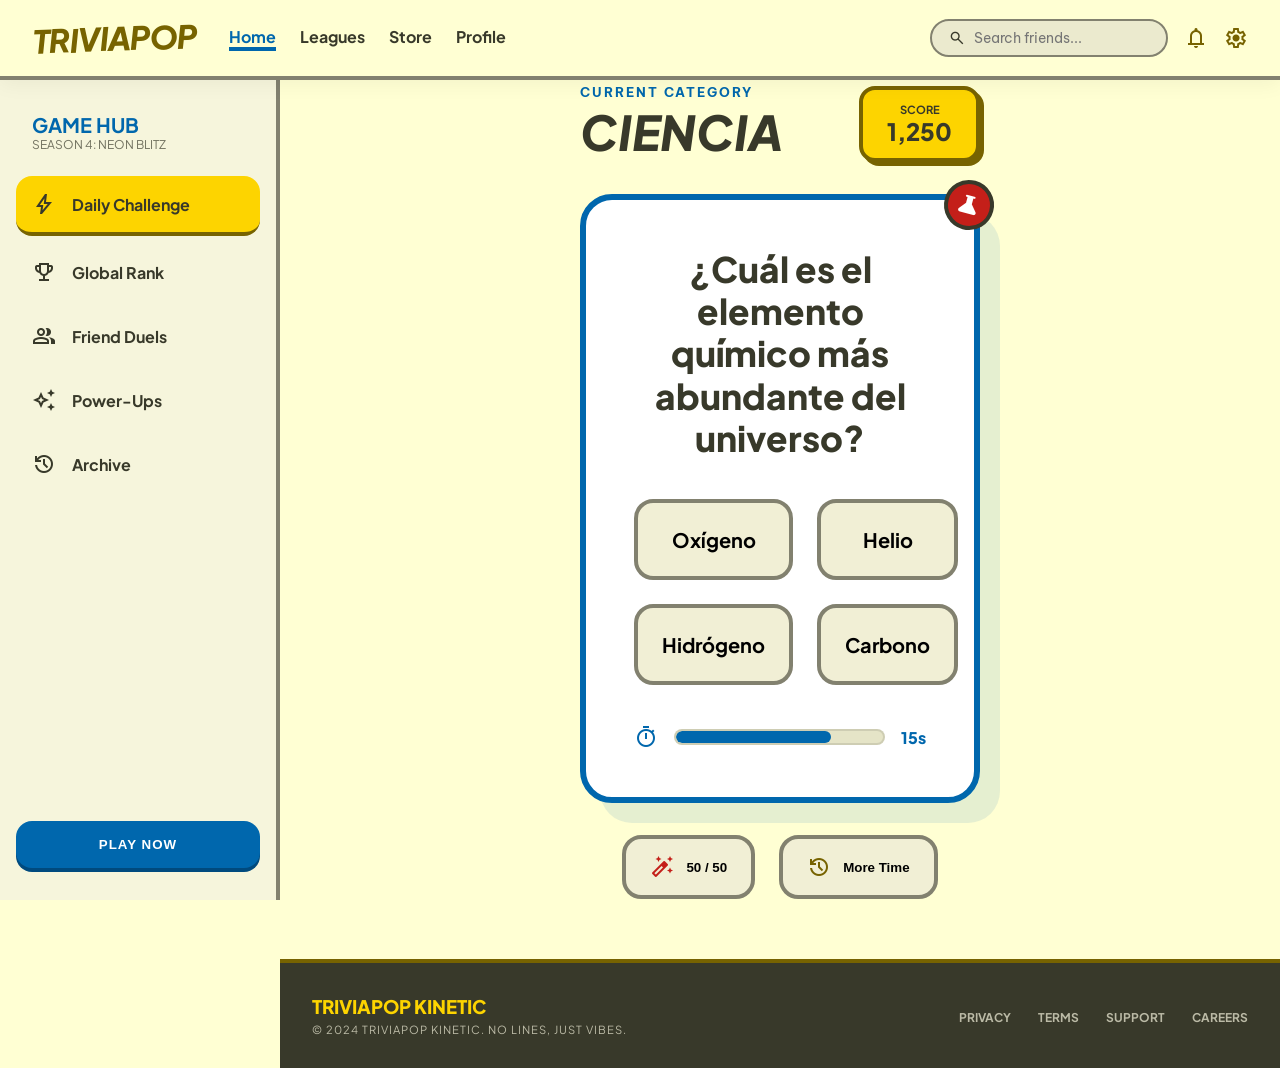
<file: puro.html>
<!DOCTYPE html>
<html lang="en">

<head>
    <meta charset="UTF-8">
    <meta name="viewport" content="width=device-width, initial-scale=1.0">
    <title>Document</title>
</head>

<body>

    <!DOCTYPE html>

    <html lang="es">

    <head>
        <meta charset="utf-8" />
        <meta content="width=device-width, initial-scale=1.0" name="viewport" />
        <title>TRIVIAPOP - Neon Blitz</title>
        <!-- Google Fonts for Typography -->
        <link
            href="https://fonts.googleapis.com/css2?family=Plus+Jakarta+Sans:wght@400;700;800&amp;family=Be+Vietnam+Pro:wght@400;700&amp;display=swap"
            rel="stylesheet" />
        <!-- Material Symbols for Icons -->
        <link
            href="https://fonts.googleapis.com/css2?family=Material+Symbols+Outlined:wght,FILL@100..700,0..1&amp;display=swap"
            rel="stylesheet" />
        <style>
            /* CSS VARIABLES: Theme Colors and Tokens */
            :root {
                --bg-main: #ffffd3;
                --bg-sidebar: #f6f5dc;
                --bg-card: #ffffff;
                --primary: #776300;
                --secondary: #0067ad;
                --tertiary: #c41f19;
                --accent-yellow: #fdd400;
                --text-main: #38392a;
                --border-color: #82816f;
                --correct-green: #4caf50;
                --incorrect-red: #f44336;
                --font-headline: 'Plus Jakarta Sans', sans-serif;
                --font-label: 'Be Vietnam Pro', sans-serif;
            }

            /* RESET & BASE STYLES */
            * {
                box-sizing: border-box;
                margin: 0;
                padding: 0;
            }

            body {
                background-color: var(--bg-main);
                color: var(--text-main);
                font-family: var(--font-headline);
                min-height: 100vh;
                display: flex;
                flex-direction: column;
                overflow-x: hidden;
            }

            /* LAYOUT: Top Navigation Bar */
            .navbar {
                position: fixed;
                top: 0;
                width: 100%;
                height: 80px;
                background: var(--bg-main);
                border-bottom: 4px solid var(--border-color);
                display: flex;
                justify-content: space-between;
                align-items: center;
                padding: 0 2rem;
                z-index: 100;
                box-shadow: 0 4px 20px rgba(0, 0, 0, 0.05);
            }

            .logo {
                font-size: 2rem;
                font-weight: 900;
                color: var(--primary);
                font-style: italic;
                letter-spacing: -1px;
                transform: rotate(-2deg);
            }

            .nav-links {
                display: flex;
                gap: 1.5rem;
                margin-left: 2rem;
            }

            .nav-links a {
                text-decoration: none;
                font-weight: 700;
                color: var(--text-main);
                transition: color 0.2s;
            }

            .nav-links a.active {
                color: var(--secondary);
                border-bottom: 4px solid var(--secondary);
            }

            .nav-actions {
                display: flex;
                align-items: center;
                gap: 1rem;
            }

            .search-bar {
                background: #ebeace;
                border: 2px solid var(--border-color);
                border-radius: 999px;
                padding: 0.5rem 1rem;
                display: flex;
                align-items: center;
                gap: 0.5rem;
            }

            .search-bar input {
                background: transparent;
                border: none;
                outline: none;
                font-family: var(--font-label);
                font-size: 0.875rem;
            }

            /* LAYOUT: Sidebar */
            .sidebar {
                position: fixed;
                left: 0;
                top: 80px;
                width: 280px;
                height: calc(100vh - 80px);
                background: var(--bg-sidebar);
                border-right: 4px solid var(--border-color);
                padding: 2rem 1rem;
                display: flex;
                flex-direction: column;
                gap: 0.5rem;
                z-index: 90;
            }

            .sidebar-header {
                padding: 0 1rem 1rem;
            }

            .sidebar-header h2 {
                color: var(--secondary);
                font-size: 1.25rem;
            }

            .sidebar-header p {
                font-size: 0.75rem;
                text-transform: uppercase;
                opacity: 0.7;
            }

            .side-btn {
                display: flex;
                align-items: center;
                padding: 1rem;
                text-decoration: none;
                color: var(--text-main);
                font-weight: 700;
                border-radius: 1rem;
                transition: transform 0.2s, background 0.2s;
            }

            .side-btn:hover {
                background: var(--bg-main);
                transform: translateX(8px);
            }

            .side-btn.highlight {
                background: var(--accent-yellow);
                border-bottom: 4px solid var(--primary);
            }

            .side-btn .material-symbols-outlined {
                margin-right: 1rem;
            }

            .play-now-btn {
                margin-top: auto;
                background: var(--secondary);
                color: white;
                border: none;
                padding: 1rem;
                border-radius: 1rem;
                font-weight: 900;
                letter-spacing: 1px;
                cursor: pointer;
                box-shadow: 0 4px 0 #004a7e;
                transition: transform 0.1s, box-shadow 0.1s;
            }

            .play-now-btn:active {
                transform: translateY(4px);
                box-shadow: none;
            }

            /* LAYOUT: Main Content Area */
            .main-canvas {
                margin-left: 280px;
                padding-top: 80px;
                flex: 1;
                display: flex;
                flex-direction: column;
                align-items: center;
                justify-content: center;
                min-height: 100vh;
                padding-bottom: 60px;
                /* footer space */
            }

            /* HEADER STATS: Category and Score */
            .game-stats {
                width: 40%;
                display: flex;
                justify-content: space-between;
                align-items: flex-end;
                margin-bottom: 2rem;
            }

            .category-info h1 {
                font-size: 3rem;
                font-weight: 900;
                font-style: italic;
                text-transform: uppercase;
            }

            .category-info span {
                font-family: var(--font-label);
                font-size: 0.8rem;
                font-weight: 700;
                letter-spacing: 2px;
                color: var(--secondary);
            }

            .score-pill {
                background: var(--accent-yellow);
                border: 4px solid var(--primary);
                padding: 0.75rem 1.5rem;
                border-radius: 1rem;
                text-align: center;
                box-shadow: 4px 4px 0 var(--primary);
            }

            .score-pill span:first-child {
                display: block;
                font-size: 0.7rem;
                font-weight: 700;
            }

            .score-pill span:last-child {
                font-size: 1.5rem;
                font-weight: 900;
            }

            /* CENTRAL TRIVIA CARD */
            .trivia-card {
                width: 40%;
                background: var(--bg-card);
                border: 6px solid var(--secondary);
                border-radius: 2rem;
                padding: 3rem;
                position: relative;
                box-shadow: 20px 20px 0 rgba(0, 103, 173, 0.1);
                text-align: center;
            }

            .decorative-icon {
                position: absolute;
                top: -20px;
                right: -20px;
                background: var(--tertiary);
                color: white;
                width: 50px;
                height: 50px;
                border-radius: 50%;
                border: 4px solid var(--text-main);
                display: flex;
                align-items: center;
                justify-content: center;
                transform: rotate(15deg);
            }

            .question-text {
                font-size: 2.2rem;
                font-weight: 800;
                margin-bottom: 2.5rem;
                line-height: 1.2;
            }

            /* ANSWER GRID */
            .answers-grid {
                display: grid;
                grid-template-columns: 1fr 1fr;
                gap: 1.5rem;
            }

            .answer-btn {
                background: #f1efd5;
                border: 4px solid var(--border-color);
                border-radius: 1.2rem;
                padding: 1.5rem;
                font-size: 1.25rem;
                font-weight: 700;
                cursor: pointer;
                transition: all 0.3s cubic-bezier(0.175, 0.885, 0.32, 1.275);
                font-family: var(--font-headline);
            }

            .answer-btn:hover {
                transform: scale(1.05);
                border-color: var(--secondary);
                background: #b3d4ff;
                box-shadow: 0 10px 20px rgba(0, 103, 173, 0.2);
            }

            /* Interaction States */
            .answer-btn.correct {
                background-color: var(--correct-green) !important;
                color: white;
                border-color: #2e7d32;
            }

            .answer-btn.incorrect {
                background-color: var(--incorrect-red) !important;
                color: white;
                border-color: #c62828;
                animation: shake 0.4s ease-in-out;
            }

            @keyframes shake {

                0%,
                100% {
                    transform: translateX(0);
                }

                25% {
                    transform: translateX(-10px);
                }

                50% {
                    transform: translateX(10px);
                }

                75% {
                    transform: translateX(-10px);
                }
            }

            /* PROGRESS TIMER */
            .timer-container {
                margin-top: 2.5rem;
                display: flex;
                align-items: center;
                gap: 1rem;
            }

            .progress-bar {
                flex: 1;
                height: 16px;
                background: #e5e4c7;
                border-radius: 99px;
                border: 2px solid rgba(0, 0, 0, 0.1);
                overflow: hidden;
            }

            .progress-fill {
                width: 75%;
                height: 100%;
                background: var(--secondary);
                border-radius: 99px;
            }

            .timer-val {
                font-weight: 900;
                color: var(--secondary);
            }

            /* BOTTOM POWER-UPS */
            .power-ups {
                margin-top: 2rem;
                display: flex;
                gap: 1.5rem;
            }

            .power-btn {
                background: #f1efd5;
                border: 4px solid var(--border-color);
                padding: 1rem 1.5rem;
                border-radius: 1.2rem;
                display: flex;
                align-items: center;
                gap: 0.75rem;
                font-weight: 800;
                cursor: pointer;
                transition: transform 0.2s;
            }

            .power-btn:hover {
                transform: translateY(-4px);
            }

            .power-btn.fifty-fifty:hover {
                border-color: var(--tertiary);
                color: var(--tertiary);
            }

            .power-btn.time-plus:hover {
                border-color: var(--accent-yellow);
            }

            /* FOOTER */
            .footer {
                margin-left: 280px;
                background: var(--text-main);
                color: #bbbaa6;
                padding: 2rem;
                border-top: 4px solid var(--primary);
                display: flex;
                justify-content: space-between;
                align-items: center;
            }

            .footer-brand h3 {
                color: var(--accent-yellow);
                font-weight: 900;
                margin-bottom: 0.25rem;
            }

            .footer-brand p {
                font-size: 0.7rem;
                letter-spacing: 1px;
            }

            .footer-links a {
                color: #bbbaa6;
                text-decoration: none;
                font-size: 0.75rem;
                margin-left: 1.5rem;
                text-transform: uppercase;
                font-weight: 700;
            }

            /* Mobile Adjustment Hint (Optional) */
            @media (max-width: 1200px) {

                .trivia-card,
                .game-stats {
                    width: 70%;
                }
            }
        </style>
    </head>

    <body>
        <!-- TOP NAVIGATION BAR -->
        <nav class="navbar">
            <div style="display: flex; align-items: center;">
                <div class="logo">TRIVIAPOP</div>
                <div class="nav-links">
                    <a class="active" href="#">Home</a>
                    <a href="#">Leagues</a>
                    <a href="#">Store</a>
                    <a href="#">Profile</a>
                </div>
            </div>
            <div class="nav-actions">
                <div class="search-bar">
                    <span class="material-symbols-outlined" style="font-size: 18px;">search</span>
                    <input placeholder="Search friends..." type="text" />
                </div>
                <span class="material-symbols-outlined"
                    style="color: var(--primary); cursor: pointer;">notifications</span>
                <span class="material-symbols-outlined" style="color: var(--primary); cursor: pointer;">settings</span>
            </div>
        </nav>
        <!-- SIDEBAR NAVIGATION -->
        <aside class="sidebar">
            <div class="sidebar-header">
                <h2>GAME HUB</h2>
                <p>Season 4: Neon Blitz</p>
            </div>
            <a class="side-btn highlight" href="#">
                <span class="material-symbols-outlined">bolt</span>
                Daily Challenge
            </a>
            <a class="side-btn" href="#">
                <span class="material-symbols-outlined">emoji_events</span>
                Global Rank
            </a>
            <a class="side-btn" href="#">
                <span class="material-symbols-outlined">group</span>
                Friend Duels
            </a>
            <a class="side-btn" href="#">
                <span class="material-symbols-outlined">auto_awesome</span>
                Power-Ups
            </a>
            <a class="side-btn" href="#">
                <span class="material-symbols-outlined">history</span>
                Archive
            </a>
            <button class="play-now-btn">PLAY NOW</button>
        </aside>
        <!-- MAIN GAME AREA -->
        <main class="main-canvas">
            <!-- Header: Stats & Category -->
            <div class="game-stats">
                <div class="category-info">
                    <span>CURRENT CATEGORY</span>
                    <h1>CIENCIA</h1>
                </div>
                <div class="score-pill">
                    <span>SCORE</span>
                    <span>1,250</span>
                </div>
            </div>
            <!-- Trivia Card -->
            <section class="trivia-card">
                <div class="decorative-icon">
                    <span class="material-symbols-outlined" style="font-variation-settings: 'FILL' 1;">science</span>
                </div>
                <h2 class="question-text">¿Cuál es el elemento químico más abundante del universo?</h2>
                <div class="answers-grid">
                    <button class="answer-btn" onclick="checkAnswer(this, 'incorrect')">Oxígeno</button>
                    <button class="answer-btn" onclick="checkAnswer(this, 'incorrect')">Helio</button>
                    <button class="answer-btn" onclick="checkAnswer(this, 'correct')">Hidrógeno</button>
                    <button class="answer-btn" onclick="checkAnswer(this, 'incorrect')">Carbono</button>
                </div>
                <div class="timer-container">
                    <span class="material-symbols-outlined" style="color: var(--secondary);">timer</span>
                    <div class="progress-bar">
                        <div class="progress-fill"></div>
                    </div>
                    <span class="timer-val">15s</span>
                </div>
            </section>
            <!-- Power Up Helpers -->
            <div class="power-ups">
                <button class="power-btn fifty-fifty">
                    <span class="material-symbols-outlined" style="color: var(--tertiary);">auto_fix_high</span>
                    50 / 50
                </button>
                <button class="power-btn time-plus">
                    <span class="material-symbols-outlined" style="color: var(--primary);">history</span>
                    More Time
                </button>
            </div>
        </main>
        <!-- FOOTER -->
        <footer class="footer">
            <div class="footer-brand">
                <h3>TRIVIAPOP KINETIC</h3>
                <p>© 2024 TRIVIAPOP KINETIC. NO LINES, JUST VIBES.</p>
            </div>
            <div class="footer-links">
                <a href="#">Privacy</a>
                <a href="#">Terms</a>
                <a href="#">Support</a>
                <a href="#">Careers</a>
            </div>
        </footer>
        <!-- JAVASCRIPT: Basic logic for states -->
        <script>
            /**
             * Simple function to demonstrate interaction states.
             * @param {HTMLElement} btn - The button element clicked.
             * @param {string} type - 'correct' or 'incorrect' for styling.
             */
            function checkAnswer(btn, type) {
                // Clear previous states from other buttons for demo purposes
                document.querySelectorAll('.answer-btn').forEach(b => {
                    b.classList.remove('correct', 'incorrect');
                });

                // Apply the state class
                if (type === 'correct') {
                    btn.classList.add('correct');
                } else {
                    btn.classList.add('incorrect');
                }
            }
        </script>
    </body>

    </html>


</body>

</html>
</file>
